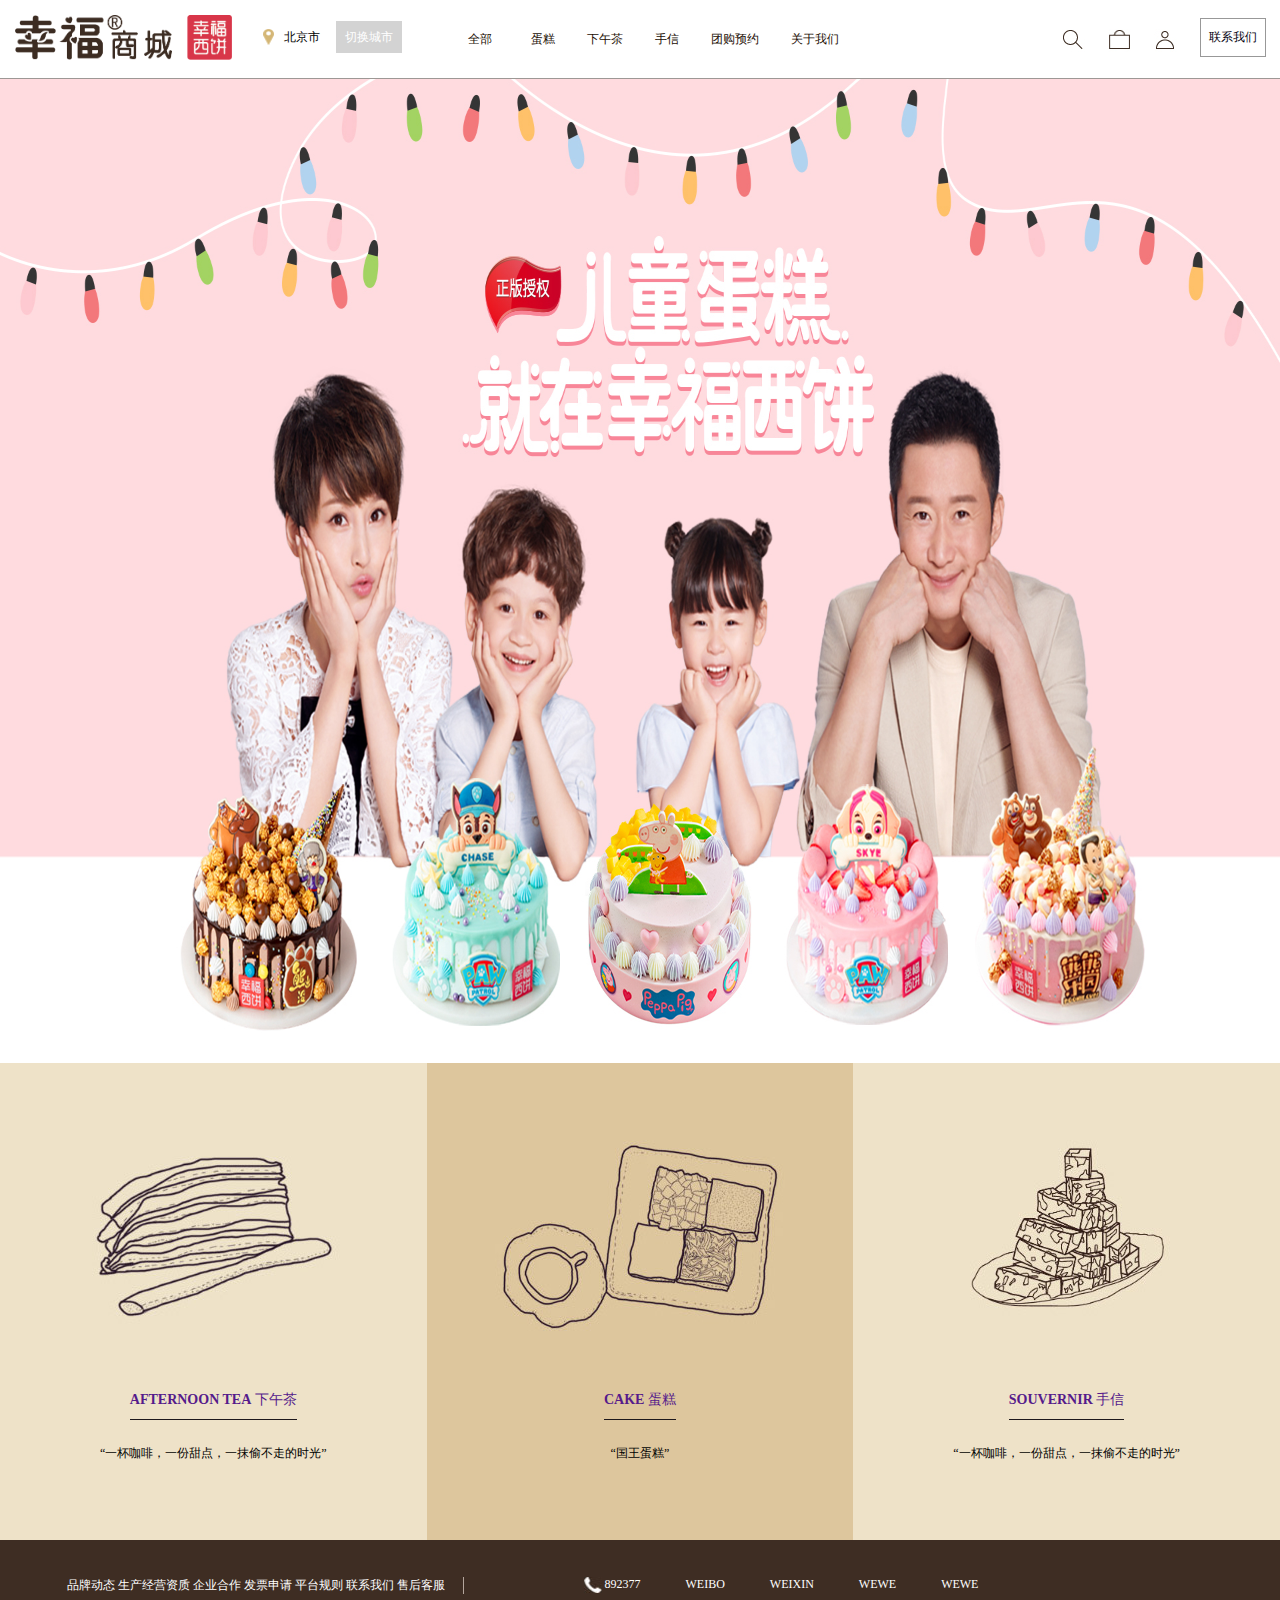
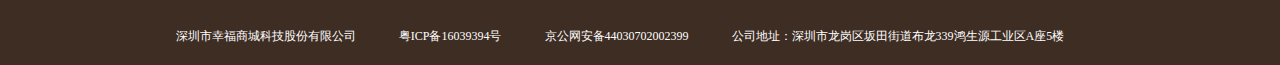
<file: index.html>
<!DOCTYPE html>
<html>
    <head>
        <title>幸福西饼</title>
        <link rel="stylesheet" href="css/common.css"/>
        <link rel="stylesheet" href="css/public.css"/>
        <link rel="stylesheet" href="css/index.css"/>   
        
    </head>
    <body>
        <!-- 页面的版心宽度 1251 px -->
        <div id="box">

            <!-- 头部 -->
            <div class="xf_header">
                <header>
                    <a href="index.html">
                        <img src="img/logo_big01.png" alt="logo">
                    </a>
                    <div class="city">
                        <img src="img/icon-address.png" alt="icon-address">
                        <span>北京市</span>
                        <a href="#">切换城市</a>
                    </div>
                    <nav> <!--这里可以直接用Nav标签做优化-->
                        <a href="#">全部</a>
                        <a href="#">蛋糕</a>
                        <a href="#">下午茶</a>
                        <a href="#">手信</a>
                        <a href="#">团购预约</a>
                        <a href="#">关于我们</a>
                    </nav>
                    <div class="link">
                        <img src="img/i-search.jpg" alt="搜索">
                        <img src="img/i-cart.jpg" alt="购物车">
                        <img src="img/i-user.jpg" alt="登录注册">
                        <a href="#">联系我们</a>
                    </div>
                </header>
            </div>

                <!-- banner -->
                <div class="banner">
                    <a href="details.html">
                        <img src="img/bg.jpg" alt="banner">
                    </a>
                </div>
                <div class="cake_type">
                    <div>
                        <a href="">
                            <img src="img/cake_03.jpg" alt="">
                        </a>
                        <a href="">
                             <span>AFTERNOON TEA</span> 
                             <span>下午茶</span>
                        </a>
                        <p>“一杯咖啡，一份甜点，一抹偷不走的时光”</p>
                    </div>
                    <div>
                        <a href="">
                            <img src="img/cake_05.jpg" alt="">
                        </a>
                        <a href="">
                             <span>CAKE</span> 
                             <span>蛋糕</span>
                        </a>
                        <p>“国王蛋糕”</p>
                    </div>
                    <div>
                        <a href="">
                            <img src="img/cake_07.jpg" alt="">
                        </a>
                        <a href="">
                             <span>SOUVERNIR</span> 
                             <span>手信</span>
                        </a>
                        <p>“一杯咖啡，一份甜点，一抹偷不走的时光”</p>
                    </div>
                </div>
                </div>

            <!-- footer -->
            <div class="xf_footer"> <!--脚注部分显示不出来的原因是把footer放在了box外边，因为无法显示-->
                <footer>
                    <div class="footer1">
                        <div class="msg">
                            <a href="#">品牌动态</a>
                            <a href="#">生产经营资质</a>
                            <a href="#">企业合作</a>
                            <a href="#">发票申请</a>
                            <a href="#">平台规则</a>
                            <a href="#">联系我们</a>
                            <a href="#">售后客服</a>
                        </div>
                        <div class="tel">
                            <a href="#">
                            <img src="img/tel_03.jpg" alt="">
                            <span>892377</span>
                            </a>
                            <a href="#">WEIBO</a>
                            <a href="#">WEIXIN</a>
                            <a href="#">WEWE</a>
                            <a href="#">WEWE</a>
                        </div>   
                    </div>
                    <div class="footer2">
                        <div class="copyright">
                            <span>深圳市幸福商城科技股份有限公司</span>
                            <span>粤ICP备16039394号</span>
                            <span>京公网安备44030702002399</span>
                            <span>公司地址：深圳市龙岗区坂田街道布龙339鸿生源工业区A座5楼</span>
                        </div> <!--copyright的命名适合底部-->
                    </div>
                </footer>
            </div>
            </div>


        </div>
    </body>
</html>
</file>
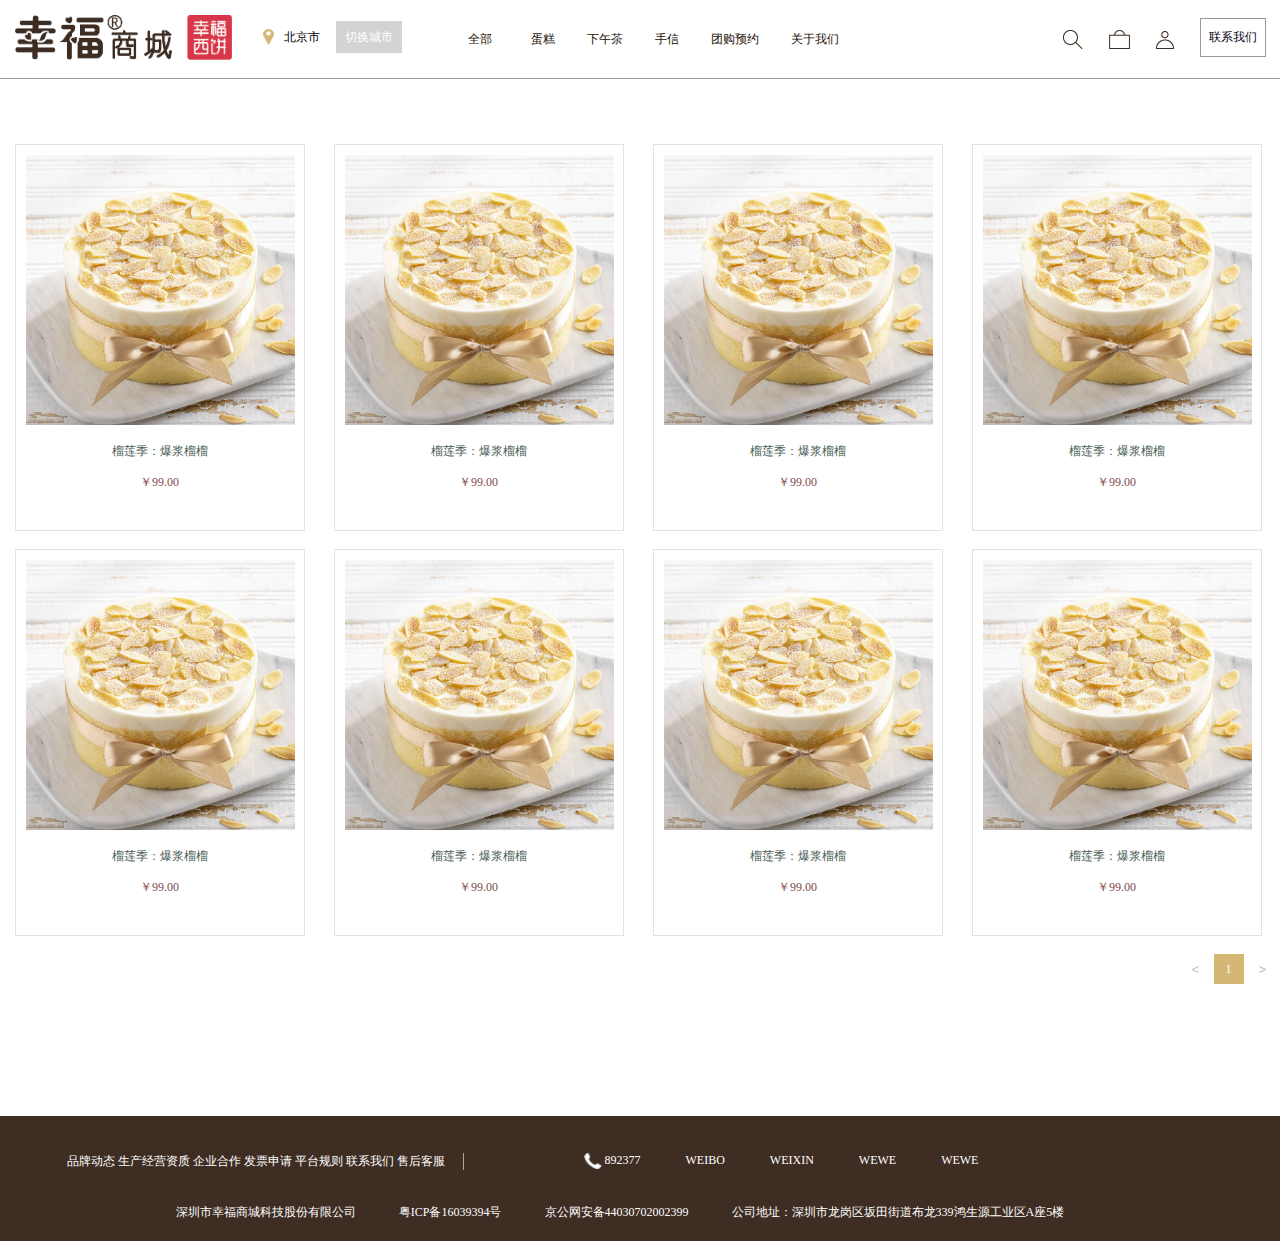
<file: details.html>
<!DOCTYPE html>
<html>
    <head>
        <title>详情列表页</title>
        <link rel="stylesheet" href="css/common.css"/>
        <link rel="stylesheet" href="css/public.css"/>
        <link rel="stylesheet" href="css/details.css"/>
    </head>
    <body>
        <div class="details">
            <!-- 头部 -->
            <div class="xf_header">
                <header>
                    <a href="index.html">
                        <img src="img/logo_big01.png" alt="logo">
                    </a>
                    <div class="city">
                        <img src="img/icon-address.png" alt="icon-address">
                        <span>北京市</span>
                        <a href="#">切换城市</a>
                    </div>
                    <nav> <!--这里可以直接用Nav标签做优化-->
                        <a href="#">全部</a>
                        <a href="#">蛋糕</a>
                        <a href="#">下午茶</a>
                        <a href="#">手信</a>
                        <a href="#">团购预约</a>
                        <a href="#">关于我们</a>
                    </nav>
                    <div class="link">
                        <img src="img/i-search.jpg" alt="搜索">
                        <img src="img/i-cart.jpg" alt="购物车">
                        <img src="img/i-user.jpg" alt="登录注册">
                        <a href="#">联系我们</a>
                    </div>
                </header>
            </div>
            <div class="xf_content">
                <div class="content clear">
                    <ul class="clear"> <!--使用common里写好的clear消除子元素对父级的影响-->
                        <li>
                            <img src="img/cake1.jpg" alt="一号蛋糕">
                            <p>榴莲季：爆浆榴榴</p>
                            <p>￥99.00</p>
                        </li>
                        <li>
                            <img src="img/cake1.jpg" alt="一号蛋糕">
                            <p>榴莲季：爆浆榴榴</p>
                            <p>￥99.00</p>
                        </li>
                        <li>
                            <img src="img/cake1.jpg" alt="一号蛋糕">
                            <p>榴莲季：爆浆榴榴</p>
                            <p>￥99.00</p>
                        </li>
                        <li>
                            <img src="img/cake1.jpg" alt="一号蛋糕">
                            <p>榴莲季：爆浆榴榴</p>
                            <p>￥99.00</p>
                        </li>
                        <li>
                            <img src="img/cake1.jpg" alt="一号蛋糕">
                            <p>榴莲季：爆浆榴榴</p>
                            <p>￥99.00</p>
                        </li>
                        <li>
                            <img src="img/cake1.jpg" alt="一号蛋糕">
                            <p>榴莲季：爆浆榴榴</p>
                            <p>￥99.00</p>
                        </li>
                        <li>
                            <img src="img/cake1.jpg" alt="一号蛋糕">
                            <p>榴莲季：爆浆榴榴</p>
                            <p>￥99.00</p>
                        </li>
                        <li>
                            <img src="img/cake1.jpg" alt="一号蛋糕">
                            <p>榴莲季：爆浆榴榴</p>
                            <p>￥99.00</p>
                        </li>
                    </ul>
                    <div class="page clear">
                        <img src="img/arrow_03.jpg" alt="上翻页箭头">
                        <span>1</span>
                        <img src="img/arrow_05.jpg" alt="下翻页箭头">
                    </div>
                </div>
            </div>
            <div class="xf_footer"> <!--脚注部分显示不出来的原因是把footer放在了box外边，因为无法显示-->
                <footer>
                    <div class="footer1">
                        <div class="msg">
                            <a href="#">品牌动态</a>
                            <a href="#">生产经营资质</a>
                            <a href="#">企业合作</a>
                            <a href="#">发票申请</a>
                            <a href="#">平台规则</a>
                            <a href="#">联系我们</a>
                            <a href="#">售后客服</a>
                        </div>
                        <div class="tel">
                            <a href="#">
                            <img src="img/tel_03.jpg" alt="">
                            <span>892377</span>
                            </a>
                            <a href="#">WEIBO</a>
                            <a href="#">WEIXIN</a>
                            <a href="#">WEWE</a>
                            <a href="#">WEWE</a>
                        </div>   
                    </div>
                    
                    <div class="footer2">
                        <div class="copyright">
                            <span>深圳市幸福商城科技股份有限公司</span>
                            <span>粤ICP备16039394号</span>
                            <span>京公网安备44030702002399</span>
                            <span>公司地址：深圳市龙岗区坂田街道布龙339鸿生源工业区A座5楼</span>
                        </div> <!--copyright的命名适合底部-->
                    </div>
                </footer>
            </div>
        
    </body>
</html>
</file>
<file: css/common.css>
body,h1,h2,h3,h4,h5,h6,p,ul,li,ol,dl,dd,fieldset,legend,button,input,textarea,th,td{padding:0;margin:0;}
html{font-family:"微软雅黑";font-size:12px;background-color:#eeeeee;}
.clear:after{content:"";display:block;clear:both;height:0;visibility:hidden;overflow:hidden;}
.clear{zoom:1;}
li{list-style:none;}
a{text-decoration:none;}
img{vertical-align:top;border:0;}
input,select,button,textarea{outline:none;}
textarea{resize:none;}
input[type="button"],input[type="submit"],input[type="file"] {cursor:pointer;} 
input::-webkit-input-placeholder{ /* WebKit browsers */color: #ddd; } 
input:-moz-placeholder{ /* Mozilla Firefox 4 to 18 */ color: #ddd; } 
input::-moz-placeholder{ /* Mozilla Firefox 19+ */ color: #ddd; } 
input:-ms-input-placeholder{ /* Internet Explorer 10+ */ color: #ddd; }
</file>
<file: css/public.css>
/*注意导航栏和脚注可以复用，因此可以做一个提取*/

.xf_header{
    width:100%;
    height:78px; 
    background:#fff; /*之前需要添加辅助色*/
    border-bottom:1px solid #9d9895;
    position: fixed;
    left:0;
    top:0;
    z-index:10; /*在所有元素最上层*/
}

header{
    width: 1251px;
    height:78px;
    background:#fff;
    margin: 0 auto;  /*居中*/
    overflow:hidden; /*解决子元素中设置下移后整体下移的情况*/

}
header >a{
    float:left;
}
header >a img{
    width: 217px;
    height:45px;
    margin-top:15px;
}

header .city{
    float:left;
    margin-top:29px;
    font-size:12px;
}

header .city >img{
    width:11px;
    height:17px;
    margin-left:31px;
    margin-right:7px;
}

header .city >a{
    padding:9px;
    background:lightgrey;
    color:white;
    margin-left:13px;
}

nav{
    float:left;
    height:78px;
    line-height:78px; /*使用height和line-height进行文字垂直居中*/
    margin-left:66px;
}

nav a{
    color:#220e03;
    margin-right:29px;
}

nav a:last-child{
    margin-right:0;
}

nav a:first-child{
    margin-right:36px;
}

header .link{
    float:right;
    margin-top:29px;
}

header .link > img{
    width:23px;
    height:23px;
    float:left; /*去图片间距的方法*/
    margin-right:23px;
}

header .link > a{
    padding:11px 8px 12px 8px;
    border: 1px solid #989898;
    color:#03000e;
} 



/*footer*/
.xf_footer{
    height:125px;
    background-color:#3e2d23;
}

footer{
    width:1251px;
    height:125px;
    margin:0 auto;
    overflow:hidden;
}

footer .footer1{
    overflow: hidden;
}

footer .footer1 .msg{
    margin-top:37px;
    margin-left:30px;
    color:#fff;
    float:left; /*两个盒子之间加浮动，使其并列*/
    padding-left:22px; /*调单独块之间的距离*/
    padding-right:18px;
    border-right:1px solid #b3a59c;
}

footer .footer1 .msg a{
    color:#fff;
}

footer .footer1 .tel{
    float:left;
    margin-top:37px;
    margin-left:75px;
}

footer .footer1 .tel a{
    float:left;
    margin-left:45px;
    color:#fff;
}

footer .footer1 .tel a img{
    float:left;
    margin-right:3px;
}

footer .footer2{
    text-align: center;
    margin-top:34px;
    color:#fff;
}

footer .footer2 .copyright span{
    margin-right:40px;
}
</file>
<file: css/index.css>
/* banner */
.banner{
    height:985px;
    background:red;
    margin-top:78px; /*让banner和上面有距离*/
}

.banner a img{
    width:100%; 
    height:985px;
}

/* cake type 只用写一套样式，复用即可 */
.cake_type{
    width:100%;
    height:477px;
    /* background-color:red; */
}

.cake_type div{
    width:33.33%;
    height:477px; /*不能自适应，要给高，不然会塌陷*/
    float:left;
    text-align:center; /*让里面的盒子都居中*/
    overflow: hidden;
}

.cake_type div:nth-child(1){
    background-color:#eee2c8;
}

.cake_type div:nth-child(2){
    background-color:#ddc69d;
}

.cake_type div:nth-child(3){
    background-color: #eee2c8;
}

.cake_type div img{
    width:290px;
    height:191px;
    margin-top:77px;
}


.cake_type div a:nth-of-type(1){
    margin-bottom:60px;
    display:block; /*不直接给a加，为了适应下划线*/
}

.cake_type div a:nth-of-type(2){
    font-size:14px;
    border-bottom:1px solid #1d181c;
    padding-bottom:10px;
    display:inline-block; /*下划线和文字的间距生效*/
}

.cake_type div a:nth-of-type(2) span:nth-child(1){
    font-weight: bolder;
}

.cake_type div p{
    font-size:12px;
    color:#000100;
    margin-top:25px;
}
</file>
<file: css/details.css>
/* content */
.xf_content{
    width:100%;
    background-color: #fff;
    padding-bottom: 102px;
}

.content{
    width:1251px; /*给版心距*/
    height:auto; /* 注意大盒子的高度不能给死，否则无法往下翻 */
    margin:0 auto; /*注意不能放在下面，否则会覆盖掉margin-top的设置*/
    padding-top:66px;
    margin-top:78px; /*头部被固定以后，需要给margin-top，不然整个盒子上面是被盖住的*/
    
}


.content ul li{
    width:290px;
    border:1px solid #e2e2e2;
    padding:10px 10px 39px 10px;
    box-sizing:border-box; /*防止盒子变大，怪异盒声明*/
    text-align:center;
    background-color:#fff;
    float:left; /*使li不要竖着排*/
    margin-right:29px; /*注意中文标点*/
    margin-bottom:18px;   
}

.content ul li:nth-child(4n){ /*结构伪类选择器*/
    margin-right:0px;
}

.content ul li >img{
    width:269px;
    height:270px;
}

.content ul li p:nth-of-type(1){
    font-size:12px;
    margin-top:18px;
    margin-bottom: 14px;
    color:#4e6259;
}

.content ul li p:nth-of-type(2){
    color:#7f4b4d;
    font-weight:boloder;
}

.content .page{
    float:right;
    overflow:hidden;
    margin-bottom: 30px;
}


.content .page img{
    width:7px;
    height:7px;
    float: left;
    margin-top:12px; /*使图片下移比使span上移要好处理,用了margin-top父元素要用overflow：hidden*/
}

.content .page span{
    display:block;
    width:30px;
    height:30px;
    text-align:center;
    line-height:30px; /*值和height一样*/
    background-color: #d4b775;
    color:#fff;
    float:left;
    margin-left:15px;
    margin-right:15px;
}
</file>
